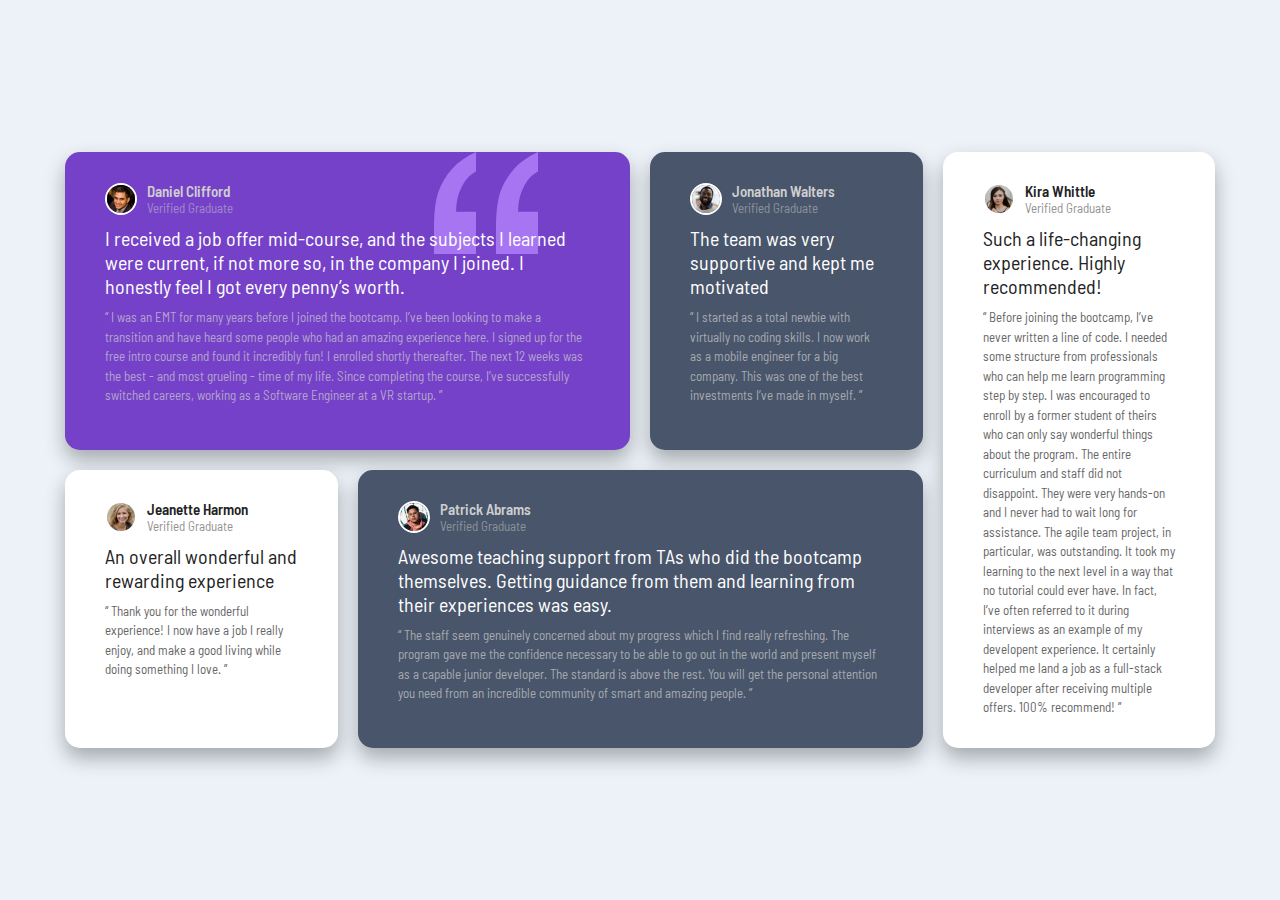
<file: index.html>
<!DOCTYPE html>
<html lang="en">
<head>
  <meta charset="UTF-8">
  <meta name="viewport" content="width=device-width, initial-scale=1.0"> <!-- displays site properly based on user's device -->

  <link rel="icon" type="image/png" sizes="32x32" href="./images/favicon-32x32.png">
  <link rel="stylesheet" href="style.css">
  <title>Frontend Mentor | [Challenge Name Here]</title>

</head>
<body>

  <main>
    <article class="card card-1">
      <div class="card__head">
        <img src="./images/image-daniel.jpg" alt="">
        <div class="card__user">
          <div class="name">Daniel Clifford</div>
          <p class="title">Verified Graduate</p>
        </div>
      </div>
      <div class="card__heading">
        I received a job offer mid-course, and the subjects I learned were current, if not more so, 
        in the company I joined. I honestly feel I got every penny’s worth.
      </div>
      <p class="card__detail">
        “ I was an EMT for many years before I joined the bootcamp. I’ve been looking to make a 
        transition and have heard some people who had an amazing experience here. I signed up 
        for the free intro course and found it incredibly fun! I enrolled shortly thereafter. 
        The next 12 weeks was the best - and most grueling - time of my life. Since completing 
        the course, I’ve successfully switched careers, working as a Software Engineer at a VR startup. ”
      </p>
    </article>
    <article class="card card-2">
      <div class="card__head">
        <img src="./images/image-jonathan.jpg" alt="">
        <div class="card__user">
          <div class="name">Jonathan Walters</div>
          <p class="title">Verified Graduate</p>
        </div>
      </div>
      <div class="card__heading">
        The team was very supportive and kept me motivated

      </div>
      <p class="card__detail">
        “ I started as a total newbie with virtually no coding skills. I now work as a mobile engineer 
        for a big company. This was one of the best investments I’ve made in myself. ”      
      </p>
    </article>
    <article class="card card-3">
      <div class="card__head">
        <img src="./images/image-jeanette.jpg" alt="">
        <div class="card__user">
          <div class="name">Jeanette Harmon</div>
          <p class="title">Verified Graduate</p>
        </div>
      </div>
      <div class="card__heading">
        An overall wonderful and rewarding experience
      </div>
      <p class="card__detail">
        “ Thank you for the wonderful experience! I now have a job I really enjoy, and make a good living 
        while doing something I love. ”
      </p>
    </article>
    <article class="card card-4">
      <div class="card__head">
        <img src="./images/image-patrick.jpg" alt="">
        <div class="card__user">
          <div class="name">Patrick Abrams</div>
          <p class="title">Verified Graduate</p>
        </div>
      </div>
      <div class="card__heading">
        Awesome teaching support from TAs who did the bootcamp themselves. Getting guidance from them and 
        learning from their experiences was easy.
      </div>
      <p class="card__detail">
        “ The staff seem genuinely concerned about my progress which I find really refreshing. The program 
        gave me the confidence necessary to be able to go out in the world and present myself as a capable 
        junior developer. The standard is above the rest. You will get the personal attention you need from 
        an incredible community of smart and amazing people. ”
      </p>
    </article>
    <article class="card card-5">
      <div class="card__head">
        <img src="./images/image-kira.jpg" alt="">
        <div class="card__user">
          <div class="name">Kira Whittle</div>
          <p class="title">Verified Graduate</p>
        </div>
      </div>
      <div class="card__heading">
        Such a life-changing experience. Highly recommended!
      </div>
      <p class="card__detail">
        “ Before joining the bootcamp, I’ve never written a line of code. I needed some structure from 
        professionals who can help me learn programming step by step. I was encouraged to enroll by a former 
        student of theirs who can only say wonderful things about the program. The entire curriculum and staff 
        did not disappoint. They were very hands-on and I never had to wait long for assistance. The agile team 
        project, in particular, was outstanding. It took my learning to the next level in a way that no tutorial 
        could ever have. In fact, I’ve often referred to it during interviews as an example of my developent 
        experience. It certainly helped me land a job as a full-stack developer after receiving multiple offers. 
        100% recommend! ”
      </p>
    </article>
  </main>

 
  </body>
</html>
</file>
<file: style.css>
@import url('https://fonts.googleapis.com/css2?family=Barlow+Semi+Condensed:wght@500;600&display=swap');
*{
  padding: 0;
  margin: 0;
  box-sizing: border-box;
  font-family: 'Barlow Semi Condensed', sans-serif;
}
body{
  font-size: 13px;
  display: flex;
  justify-content: center;
  align-items: center;
  min-height: 100vh;
  background-color: hsl(210, 46%, 95%);
}
main{
  display: grid;
  max-width: 1150px;
  grid-template-columns: repeat(4, 1fr);
  grid-template-rows: repeat(2, min-content);
  grid-gap: 20px;
}
.card{
  display: flex;
  flex-direction: column;
  background-color: hsl(217, 19%, 35%);
  box-shadow: 0 10px 20px rgba(0, 0, 0, 0.3);
  border-radius: 15px;
  padding: 30px 40px;
}
.card__head{
  display: flex;
  align-items: center;
  color: hsl(0, 0%, 81%);
  margin-bottom: 10px;
}
.card__head img{
  width: 32px;
  height: 32px;
  border-radius: 50%;
  margin-right: 10px;
  border: 2px solid #fff;
}
.name{
  font-weight: 600;
  font-size: 15px;
}
.title{
  opacity: 0.5;
}
.card__heading{
  color: #fff;
  margin-bottom: 10px;
  font-size: 20px;
}
.card__detail{
  color: hsl(0, 0%, 81%);
  line-height: 1.5;
  opacity: 0.7;
}
.card-1{
  grid-column: 1/3;
  background-color: hsl(263, 55%, 52%);
  background-image: url('./images/bg-pattern-quotation.svg');
  background-repeat: no-repeat;
  background-position: 80% 0;
}
.card-2{
  grid-column: 3/4;
}
.card-3{
  grid-row: 2/3;
  grid-column: 1/2;
  background-color: #fff;
}
.card-4{
  grid-row: 2/3;
  grid-column: 2/4;
}
.card-5{
  grid-row: -1/1;
  grid-column: 4/5;
  background-color: #fff;
}
.card-3 .card__heading,
.card-3 .card__head,
.card-3 .card__detail,
.card-5 .card__heading,
.card-5 .card__head,
.card-5 .card__detail{
  color: #222;
}
@media (max-width: 1024px){
  body{
    padding: 20px;
  }
  main{
    grid-template-columns: repeat(3, 1fr);
    grid-template-rows: repeat(3, min-content);
    width: 95%;
    grid-gap: 15px;
  }
  .card-1{
    grid-column: 1/3;
  }
  .card-2{
    grid-column: 3/4;
  }
  .card-5{
    grid-column: 1/4;
    grid-row: 3/4;
  }
}
@media (max-width: 768px){
  main{
    margin-top: 20px;
    grid-template-columns: repeat(auto-fill, minmax(50%, 1fr));
    grid-template-rows: minmax(auto, auto);
  }
  .card{
    grid-column: unset !important;
    grid-row: unset !important;
  }
}
</file>
